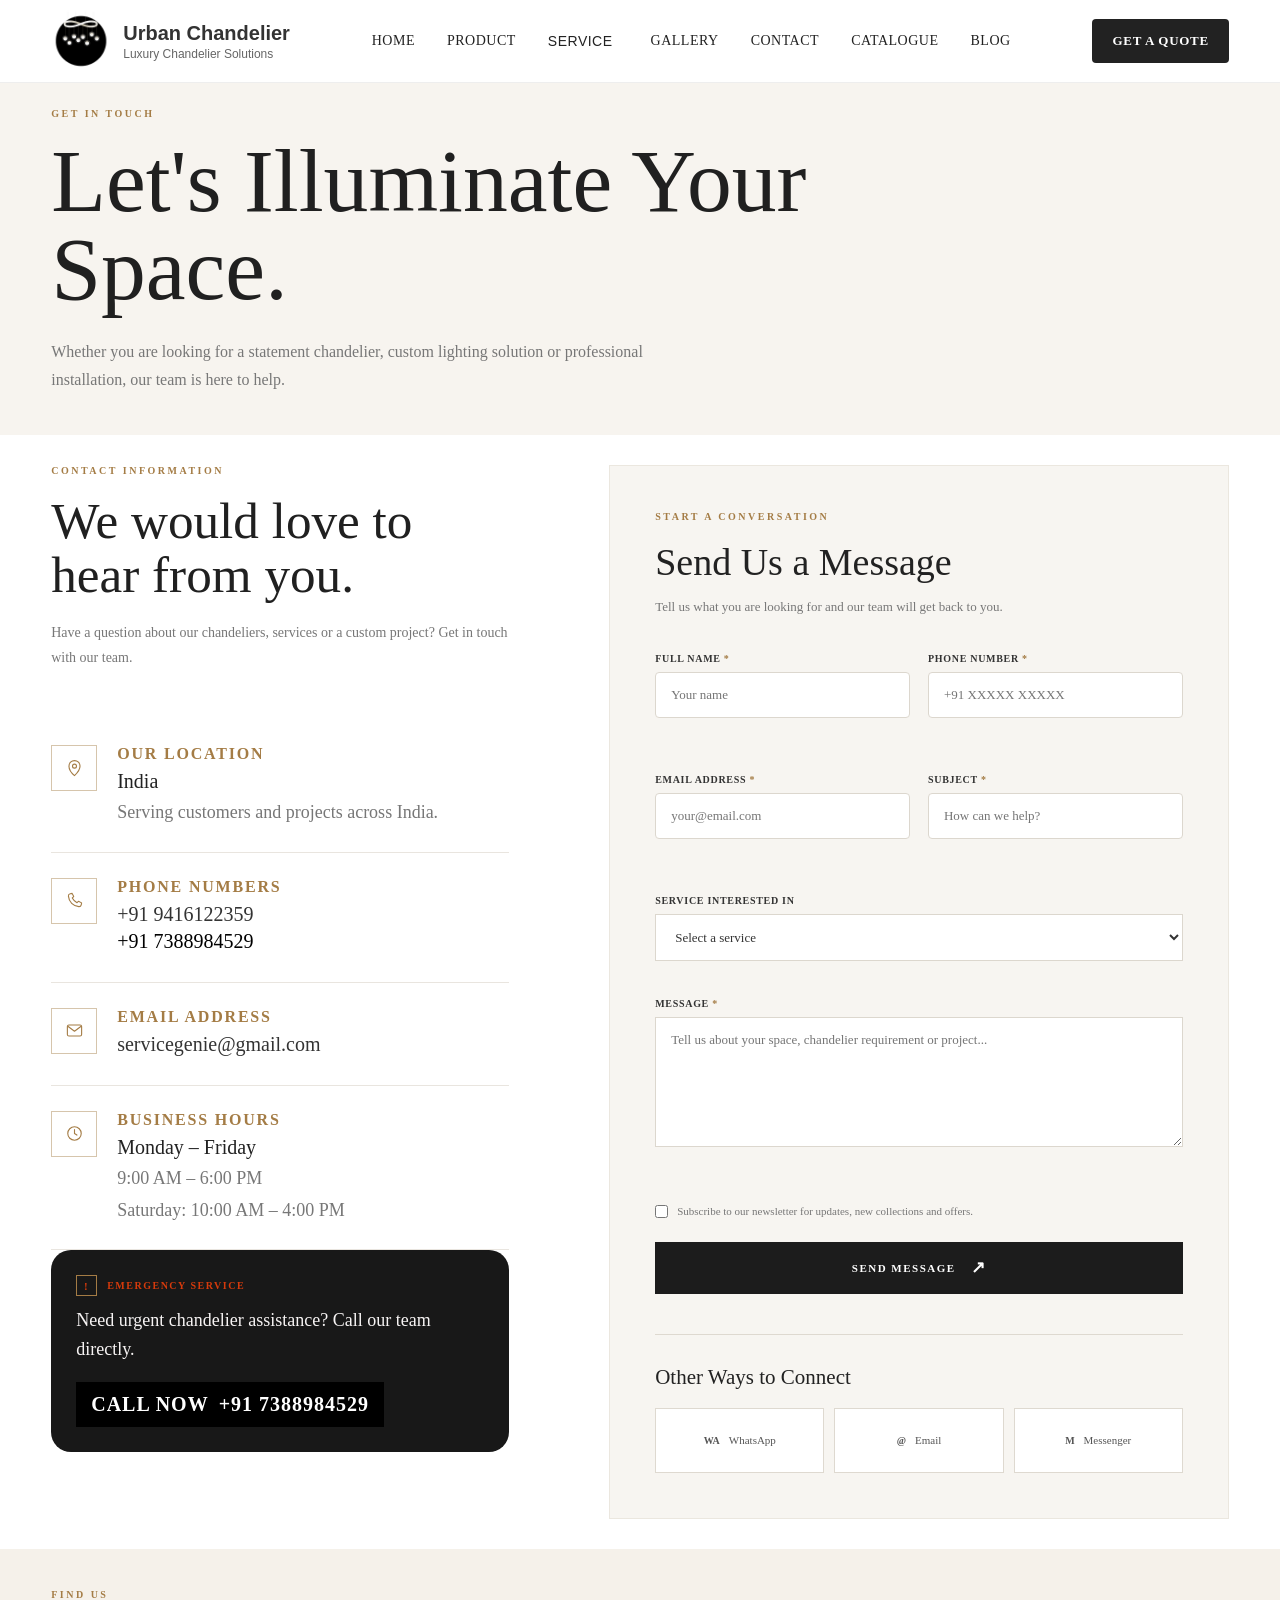
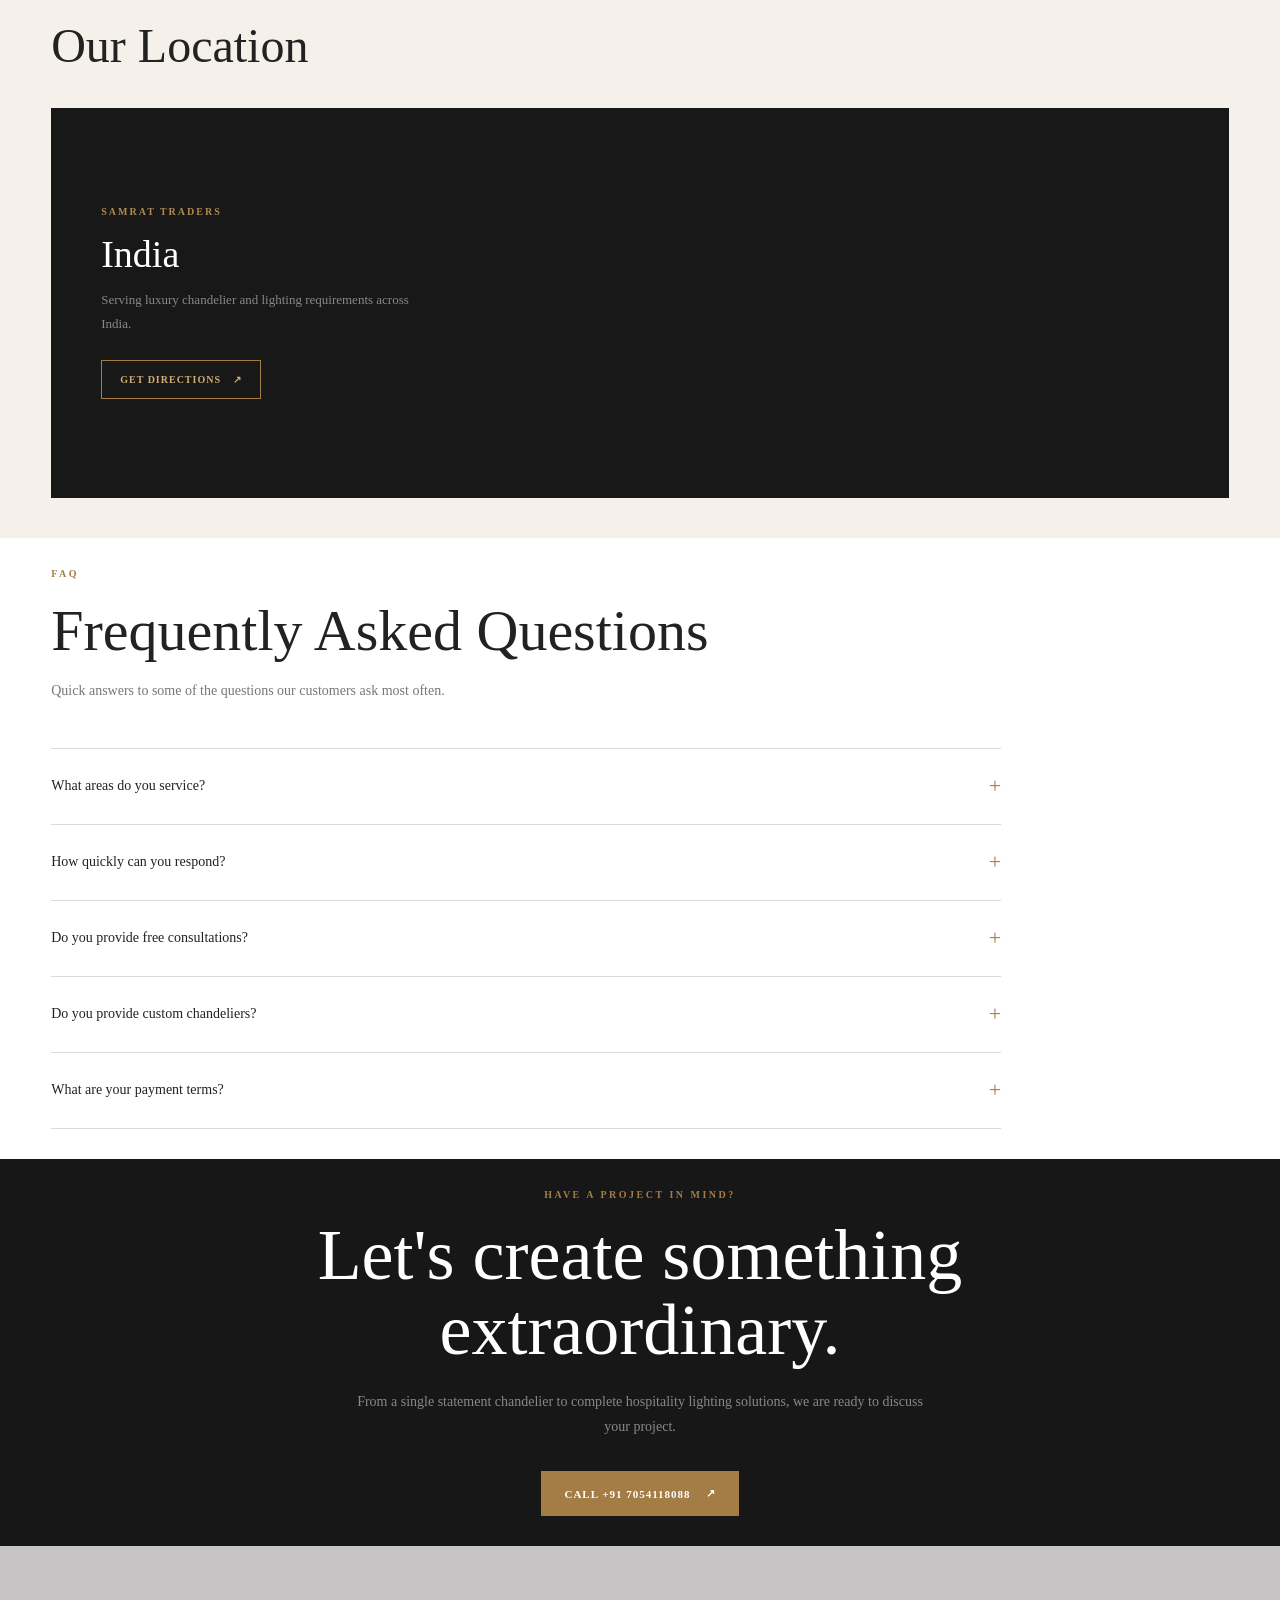
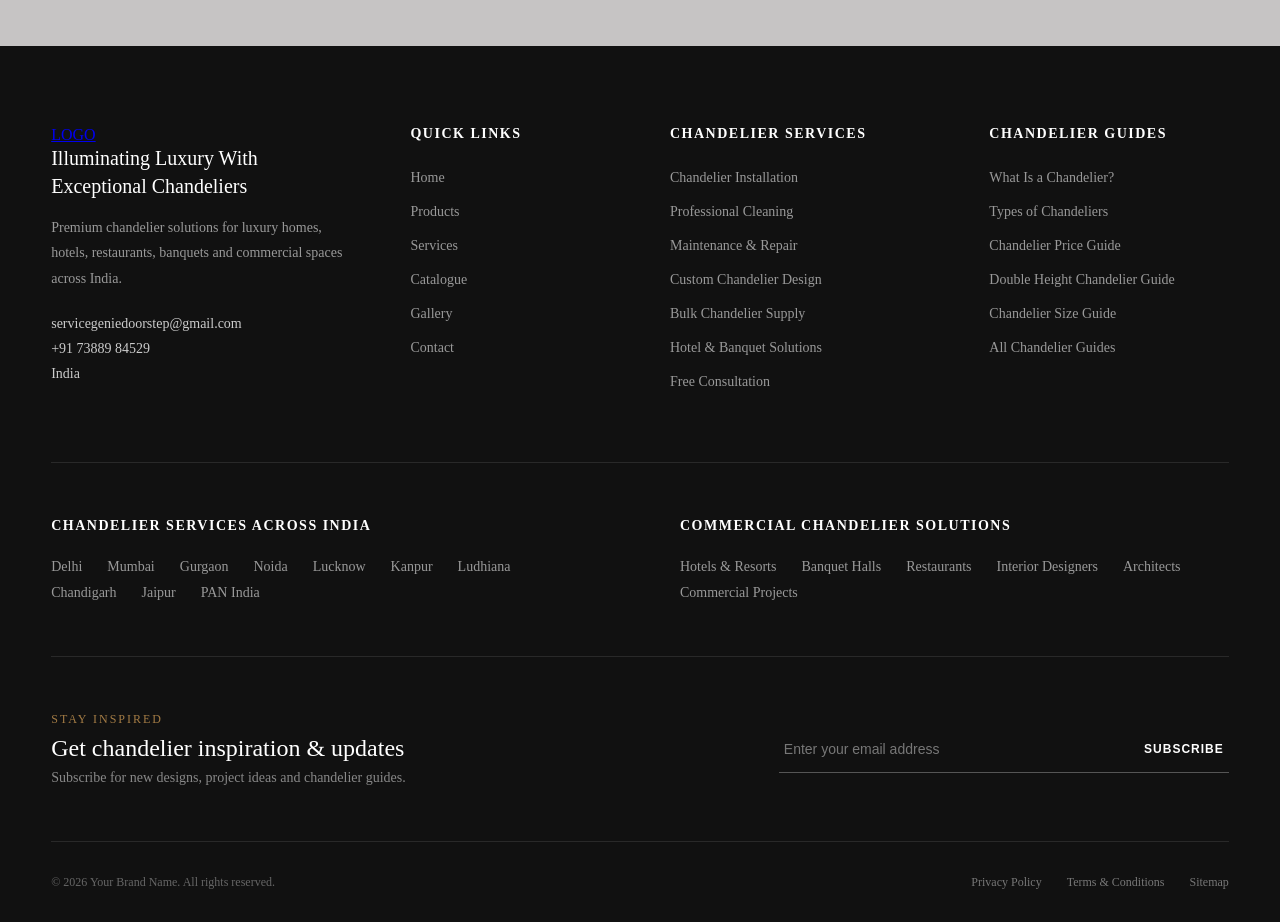
<file: pages/contact.html>
<!DOCTYPE html>
<html lang="en">

<head>

    <meta charset="UTF-8">

    <meta
        name="viewport"
        content="width=device-width, initial-scale=1.0"
    >

    <title>
        Contact  Urban Chandelier | Luxury Chandelier & Lighting Solutions
    </title>

    <meta
        name="description"
        content="Contact Urban Chandelier for luxury chandeliers, custom chandelier design, installation, cleaning, maintenance and bulk chandelier requirements."
    >

    <meta
        name="robots"
        content="index, follow"
    >

    <link
        rel="stylesheet"
        href="../css/style.css"
    >

    <link
        rel="stylesheet"
        href="../css/contact.css"
    >

</head>


<body>


    <!-- =========================================
         HEADER
    ========================================== -->

    <!--
        Your existing header goes here
    -->
<header class="site-header">

    <div class="header-container">

        <!-- LOGO -->
    <!-- <a href="/" class="site-logo" aria-label="Chandelier Home"> 
    <img src="./assets/images/logo/Urban (1).png" alt="Urban Logo" width="80" height="80"> 
 
</a> -->
<a href="/" class="site-logo" aria-label="Chandelier Home"> 
    <!-- Logo Image -->
    <img src="/assets/images/logo/Urban (1).png" alt="Urban Chandelier Logo"> 
    
    <!-- Side Text Container -->
    <div class="logo-text">
        <span class="brand-name">Urban Chandelier</span>
        <span class="tagline">Luxury Chandelier Solutions</span>
    </div>
</a>




        <!-- MOBILE MENU BUTTON -->
        <button class="menu-toggle" id="menuToggle" aria-label="Open navigation menu">
            <span></span>
            <span></span>
            <span></span>
        </button>


        <!-- NAVIGATION -->
        <nav class="main-navigation" id="mainNavigation">

            <ul class="nav-list">

                <li class="nav-item">
                    <a href="/">Home</a>
                </li>


                <!-- PRODUCT -->
                <li class="nav-item">
                    <a href="/products">
                        Product
                    </a>
                </li>


                <!-- SERVICE DROPDOWN -->
                <li class="nav-item has-dropdown">

                    <button class="dropdown-toggle">
                        Service
                        <span class="dropdown-arrow"></span>
                    </button>

                    <div class="dropdown-menu">

                        <a href="/services/installation">
                            <span class="dropdown-title">Installation</span>
                            <span class="dropdown-description">
                                Professional chandelier installation
                            </span>
                        </a>

                        <a href="/services/cleaning">
                            <span class="dropdown-title">Cleaning</span>
                            <span class="dropdown-description">
                                Professional chandelier cleaning
                            </span>
                        </a>

                        <a href="/services/maintenance">
                            <span class="dropdown-title">Maintenance</span>
                            <span class="dropdown-description">
                                Regular chandelier maintenance
                            </span>
                        </a>

                        <a href="/services/luxury-chandelier">
                            <span class="dropdown-title">Buy Luxury Chandelier</span>
                            <span class="dropdown-description">
                                Premium luxury chandelier collection
                            </span>
                        </a>

                        <a href="/services/custom-design">
                            <span class="dropdown-title">Custom Design</span>
                            <span class="dropdown-description">
                                Bespoke chandelier design
                            </span>
                        </a>

                        <a href="/services/bulk-supplier">
                            <span class="dropdown-title">Bulk Chandelier Supplier</span>
                            <span class="dropdown-description">
                                Bulk and commercial supply
                            </span>
                        </a>

                        <a href="/services/hotel-banquet">
                            <span class="dropdown-title">Hotel & Banquet</span>
                            <span class="dropdown-description">
                                Chandeliers for hotels and banquets
                            </span>
                        </a>

                    </div>

                </li>


                <!-- GALLERY -->
                <li class="nav-item">
                    <a href="/pages/gallery.html">
                        Gallery
                    </a>
                </li>


                <!-- CONTACT -->
                <li class="nav-item">
                    <a href="/pages/contact.html">
                        Contact
                    </a>
                </li>


                <!-- CATALOGUE -->
                <li class="nav-item">
                    <a href="/pages/catalogue.html">
                        Catalogue
                    </a>
                </li>


                <!-- BLOG -->
                <li class="nav-item">
                    <a href="/blog">
                        Blog
                    </a>
                </li>

            </ul>

        </nav>


        <!-- HEADER CTA -->
        <a href="/contact" class="header-cta">
            Get a Quote
        </a>

    </div>

</header>

    <main>


        <!-- =========================================
             CONTACT HERO
        ========================================== -->

        <section class="contact-hero">

            <div class="contact-container">

                <div class="contact-hero-content">

                    <span class="contact-eyebrow">
                        GET IN TOUCH
                    </span>

                    <h1>
                        Let's Illuminate
                        Your Space.
                    </h1>

                    <p>
                        Whether you are looking for a statement chandelier,
                        custom lighting solution or professional installation,
                        our team is here to help.
                    </p>

                </div>

            </div>

        </section>



        <!-- =========================================
             CONTACT MAIN
        ========================================== -->

        <section class="contact-main">

            <div class="contact-container">

                <div class="contact-main-grid">


                    <!-- =================================
                         LEFT INFORMATION
                    ================================== -->

                    <div class="contact-information">


                        <div class="contact-section-heading">

                            <span class="contact-eyebrow">
                                CONTACT INFORMATION
                            </span>

                            <h2>
                                We would love to
                                hear from you.
                            </h2>

                            <p>
                                Have a question about our chandeliers,
                                services or a custom project? Get in touch
                                with our team.
                            </p>

                        </div>



                        <!-- LOCATION -->

                        <div class="contact-info-item">

                            <div class="contact-info-icon">
                                <svg viewBox="0 0 24 24">
                                    <path d="M12 21s7-6.2 7-12a7 7 0 1 0-14 0c0 5.8 7 12 7 12Z"/>
                                    <circle cx="12" cy="9" r="2.5"/>
                                </svg>
                            </div>

                            <div>

                                <span class="contact-info-label">
                                    OUR LOCATION
                                </span>

                                <h3>
                                    India
                                </h3>

                                <p>
                                    Serving customers and projects
                                    across India.
                                </p>

                            </div>

                        </div>



                        <!-- PHONE -->

                        <div class="contact-info-item">

                            <div class="contact-info-icon">

                                <svg viewBox="0 0 24 24">
                                    <path d="M6.6 3.5 9 3l2 4-1.8 1.8a14.5 14.5 0 0 0 6 6L17 13l4 2-.5 2.4c-.3 1.4-1.6 2.4-3 2.3C10.2 19 5 13.8 4.3 6.5c-.1-1.4.9-2.7 2.3-3Z"/>
                                </svg>

                            </div>

                            <div>

                                <span class="contact-info-label">
                                    PHONE NUMBERS
                                </span>

                                <a
                                    href="tel:+917054118088"
                                    class="contact-phone"
                                >
                                    +91 9416122359
                                </a>

                                <a
                                    href="tel:+917068250205"
                                    class="contact-phone secondary"
                                >
                                    +91 7388984529
                                </a>

                            </div>

                        </div>



                        <!-- EMAIL -->

                        <div class="contact-info-item">

                            <div class="contact-info-icon">

                                <svg viewBox="0 0 24 24">
                                    <rect
                                        x="3"
                                        y="5"
                                        width="18"
                                        height="14"
                                        rx="2"
                                    />
                                    <path d="m4 7 8 6 8-6"/>
                                </svg>

                            </div>

                            <div>

                                <span class="contact-info-label">
                                    EMAIL ADDRESS
                                </span>

                                <a
                                    href="mailto:samrattraders88@gmail.com"
                                    class="contact-email"
                                >
                                    servicegenie@gmail.com
                                </a>

                            </div>

                        </div>



                        <!-- BUSINESS HOURS -->

                        <div class="contact-info-item">

                            <div class="contact-info-icon">

                                <svg viewBox="0 0 24 24">
                                    <circle cx="12" cy="12" r="8.5"/>
                                    <path d="M12 7v5l3 2"/>
                                </svg>

                            </div>

                            <div>

                                <span class="contact-info-label">
                                    BUSINESS HOURS
                                </span>

                                <h3>
                                    Monday – Friday
                                </h3>

                                <p>
                                    9:00 AM – 6:00 PM
                                </p>

                                <p>
                                    Saturday: 10:00 AM – 4:00 PM
                                </p>

                            </div>

                        </div>



                        <!-- EMERGENCY -->

                        <div class="contact-emergency">

                            <div class="emergency-top">

                                <span class="emergency-icon">
                                    !
                                </span>

                                <span>
                                    EMERGENCY SERVICE
                                </span>

                            </div>

                            <p>
                                Need urgent chandelier assistance?
                                Call our team directly.
                            </p>

                            <a
                                href="tel:+917054118088"
                                class="emergency-button"
                            >
                                Call Now
                                <span>
                                    +91 7388984529
                                </span>
                            </a>

                        </div>


                    </div>



                    <!-- =================================
                         CONTACT FORM
                    ================================== -->

                    <div class="contact-form-wrapper">

                        <div class="form-heading">

                            <span class="contact-eyebrow">
                                START A CONVERSATION
                            </span>

                            <h2>
                                Send Us a Message
                            </h2>

                            <p>
                                Tell us what you are looking for and
                                our team will get back to you.
                            </p>

                        </div>


                        <form
                            id="contactForm"
                            class="contact-form"
                            novalidate
                        >


                            <div class="form-row">


                                <div class="form-group">

                                    <label for="fullName">
                                        Full Name
                                        <span>*</span>
                                    </label>

                                    <input
                                        type="text"
                                        id="fullName"
                                        name="fullName"
                                        placeholder="Your name"
                                        autocomplete="name"
                                        required
                                    >

                                    <small
                                        class="form-error"
                                        data-error="fullName"
                                    ></small>

                                </div>


                                <div class="form-group">

                                    <label for="phone">
                                        Phone Number
                                        <span>*</span>
                                    </label>

                                    <input
                                        type="tel"
                                        id="phone"
                                        name="phone"
                                        placeholder="+91 XXXXX XXXXX"
                                        autocomplete="tel"
                                        required
                                    >

                                    <small
                                        class="form-error"
                                        data-error="phone"
                                    ></small>

                                </div>


                            </div>



                            <div class="form-row">


                                <div class="form-group">

                                    <label for="email">
                                        Email Address
                                        <span>*</span>
                                    </label>

                                    <input
                                        type="email"
                                        id="email"
                                        name="email"
                                        placeholder="your@email.com"
                                        autocomplete="email"
                                        required
                                    >

                                    <small
                                        class="form-error"
                                        data-error="email"
                                    ></small>

                                </div>


                                <div class="form-group">

                                    <label for="subject">
                                        Subject
                                        <span>*</span>
                                    </label>

                                    <input
                                        type="text"
                                        id="subject"
                                        name="subject"
                                        placeholder="How can we help?"
                                        required
                                    >

                                    <small
                                        class="form-error"
                                        data-error="subject"
                                    ></small>

                                </div>


                            </div>



                            <!-- SERVICE -->

                            <div class="form-group">

                                <label for="service">
                                    Service Interested In
                                </label>

                                <select
                                    id="service"
                                    name="service"
                                >

                                    <option value="">
                                        Select a service
                                    </option>

                                    <option value="installation">
                                        Chandelier Installation
                                    </option>

                                    <option value="cleaning">
                                        Chandelier Cleaning
                                    </option>

                                    <option value="repair">
                                        Repair & Restoration
                                    </option>

                                    <option value="maintenance">
                                        Annual Maintenance
                                    </option>

                                    <option value="custom-design">
                                        Custom Chandelier Design
                                    </option>

                                    <option value="bulk">
                                        Bulk Chandelier Supply
                                    </option>

                                    <option value="consultation">
                                        Free Consultation
                                    </option>

                                    <option value="other">
                                        Other
                                    </option>

                                </select>

                            </div>



                            <!-- MESSAGE -->

                            <div class="form-group">

                                <label for="message">
                                    Message
                                    <span>*</span>
                                </label>

                                <textarea
                                    id="message"
                                    name="message"
                                    rows="6"
                                    placeholder="Tell us about your space, chandelier requirement or project..."
                                    required
                                ></textarea>

                                <small
                                    class="form-error"
                                    data-error="message"
                                ></small>

                            </div>



                            <!-- NEWSLETTER -->

                            <label class="newsletter-check">

                                <input
                                    type="checkbox"
                                    name="newsletter"
                                    value="yes"
                                >

                                <span>
                                    Subscribe to our newsletter for
                                    updates, new collections and offers.
                                </span>

                            </label>



                            <!-- SUBMIT -->

                            <button
                                type="submit"
                                class="contact-submit"
                            >

                                <span>
                                    Send Message
                                </span>

                                <span class="submit-arrow">
                                    ↗
                                </span>

                            </button>


                            <div
                                id="formMessage"
                                class="form-message"
                                role="status"
                            ></div>


                        </form>



                        <!-- OTHER CONTACT -->

                        <div class="other-contact">

                            <h3>
                                Other Ways to Connect
                            </h3>

                            <div class="other-contact-grid">


                                <a
                                    href="https://wa.me/917388984529"
                                    target="_blank"
                                    rel="noopener"
                                    class="connect-card"
                                >

                                    <span class="connect-icon">
                                        WA
                                    </span>

                                    <span>
                                        WhatsApp
                                    </span>

                                </a>


                                <a
                                    href="mailto:servicegenie@gmail.com"
                                    class="connect-card"
                                >

                                    <span class="connect-icon">
                                        @
                                    </span>

                                    <span>
                                        Email
                                    </span>

                                </a>


                                <a
                                    href="https://www.facebook.com/profile.php?id=61587156773208"
                                    target="_blank"
                                    rel="noopener"
                                    class="connect-card"
                                >

                                    <span class="connect-icon">
                                        M
                                    </span>

                                    <span>
                                        Messenger
                                    </span>

                                </a>


                            </div>

                        </div>


                    </div>


                </div>

            </div>

        </section>



        <!-- =========================================
             LOCATION
        ========================================== -->

        <section class="location-section">

            <div class="contact-container">

                <div class="location-heading">

                    <span class="contact-eyebrow">
                        FIND US
                    </span>

                    <h2>
                        Our Location
                    </h2>

                </div>


                <div class="location-grid">


                    <div class="location-details">

                        <span class="location-small">
                            SAMRAT TRADERS
                        </span>

                        <h3>
                            India
                        </h3>

                        <p>
                            Serving luxury chandelier and lighting
                            requirements across India.
                        </p>

                        <a
                            href="https://maps.google.com/?q=India"
                            target="_blank"
                            rel="noopener"
                            class="directions-button"
                        >
                            Get Directions
                            <span>↗</span>
                        </a>

                    </div>


                    <div class="map-wrapper">

                        <iframe
                            src="https://www.google.com/maps?q=India&output=embed"
                            title="Samrat Traders location map"
                            loading="lazy"
                            referrerpolicy="no-referrer-when-downgrade"
                        ></iframe>

                    </div>


                </div>

            </div>

        </section>



        <!-- =========================================
             FAQ
        ========================================== -->

        <section class="contact-faq">

            <div class="contact-container">


                <div class="faq-heading">

                    <span class="contact-eyebrow">
                        FAQ
                    </span>

                    <h2>
                        Frequently Asked Questions
                    </h2>

                    <p>
                        Quick answers to some of the questions
                        our customers ask most often.
                    </p>

                </div>



                <div class="faq-list">


                    <!-- FAQ 01 -->

                    <details class="faq-item">

                        <summary>
                            <span>
                                What areas do you service?
                            </span>

                            <span class="faq-plus">
                                +
                            </span>

                        </summary>

                        <div class="faq-answer">

                            <p>
                                We serve customers across India, including
                                residential, commercial, hotel, restaurant
                                and banquet projects. Contact us to confirm
                                availability in your location.
                            </p>

                        </div>

                    </details>



                    <!-- FAQ 02 -->

                    <details class="faq-item">

                        <summary>

                            <span>
                                How quickly can you respond?
                            </span>

                            <span class="faq-plus">
                                +
                            </span>

                        </summary>

                        <div class="faq-answer">

                            <p>
                                Our team typically responds within 24 hours.
                                For urgent chandelier installation,
                                maintenance or repair requirements, please
                                call us directly.
                            </p>

                        </div>

                    </details>



                    <!-- FAQ 03 -->

                    <details class="faq-item">

                        <summary>

                            <span>
                                Do you provide free consultations?
                            </span>

                            <span class="faq-plus">
                                +
                            </span>

                        </summary>

                        <div class="faq-answer">

                            <p>
                                Yes. We offer initial consultations to
                                understand your space, chandelier requirements,
                                preferred style and project needs.
                            </p>

                        </div>

                    </details>



                    <!-- FAQ 04 -->

                    <details class="faq-item">

                        <summary>

                            <span>
                                Do you provide custom chandeliers?
                            </span>

                            <span class="faq-plus">
                                +
                            </span>

                        </summary>

                        <div class="faq-answer">

                            <p>
                                Yes. We can discuss custom chandelier
                                requirements based on your preferred size,
                                design, finish and interior concept.
                            </p>

                        </div>

                    </details>



                    <!-- FAQ 05 -->

                    <details class="faq-item">

                        <summary>

                            <span>
                                What are your payment terms?
                            </span>

                            <span class="faq-plus">
                                +
                            </span>

                        </summary>

                        <div class="faq-answer">

                            <p>
                                Payment terms may vary depending on the
                                product or project. For custom and material
                                orders, an advance payment may be required.
                                Our team will confirm the complete terms
                                before proceeding.
                            </p>

                        </div>

                    </details>


                </div>

            </div>

        </section>



        <!-- =========================================
             FINAL CTA
        ========================================== -->

        <section class="contact-cta">

            <div class="contact-container">

                <span class="contact-eyebrow">
                    HAVE A PROJECT IN MIND?
                </span>

                <h2>
                    Let's create something
                    extraordinary.
                </h2>

                <p>
                    From a single statement chandelier to complete
                    hospitality lighting solutions, we are ready
                    to discuss your project.
                </p>

                <a
                    href="tel:+917054118088"
                    class="cta-call-button"
                >
                    Call +91 7054118088
                    <span>↗</span>
                </a>

            </div>

        </section>


    </main>



    <!-- =========================================
         FOOTER
    ========================================== -->

    <!--
        Your existing footer goes here
    -->
      <footer class="site-footer">

    <div class="footer-container">

        <!-- TOP FOOTER -->
        <div class="footer-top">

            <!-- BRAND -->
            <div class="footer-brand">

                <a href="/" class="footer-logo">
                    LOGO
                </a>

                <p class="footer-tagline">
                    Illuminating Luxury With Exceptional Chandeliers
                </p>

                <p class="footer-description">
                    Premium chandelier solutions for luxury homes, hotels,
                    restaurants, banquets and commercial spaces across India.
                </p>

                <div class="footer-contact">

                    <a href="mailto:servicegeniedoorstep@gmail.com
">
                        servicegeniedoorstep@gmail.com

                    </a>

                    <a href="tel:+917388984529">
                        +91  73889 84529
                    </a>

                    <span>
                        India
                    </span>

                </div>

            </div>


            <!-- QUICK LINKS -->
            <div class="footer-column">

                <h3>Quick Links</h3>

                <ul>
                    <li><a href="/">Home</a></li>
                    <li><a href="/products">Products</a></li>
                    <li><a href="/services">Services</a></li>
                    <li><a href="/catalogue">Catalogue</a></li>
                    <li><a href="/gallery">Gallery</a></li>
                    <li><a href="/contact">Contact</a></li>
                </ul>

            </div>


            <!-- SERVICES -->
            <div class="footer-column">

                <h3>Chandelier Services</h3>

                <ul>
                    <li>
                        <a href="/services/installation">
                            Chandelier Installation
                        </a>
                    </li>

                    <li>
                        <a href="/services/cleaning">
                            Professional Cleaning
                        </a>
                    </li>

                    <li>
                        <a href="/services/maintenance">
                            Maintenance & Repair
                        </a>
                    </li>

                    <li>
                        <a href="/services/custom-design">
                            Custom Chandelier Design
                        </a>
                    </li>

                    <li>
                        <a href="/services/bulk-supplier">
                            Bulk Chandelier Supply
                        </a>
                    </li>

                    <li>
                        <a href="/services/hotel-banquet">
                            Hotel & Banquet Solutions
                        </a>
                    </li>

                    <li>
                        <a href="/contact">
                            Free Consultation
                        </a>
                    </li>
                </ul>

            </div>


            <!-- GUIDES -->
            <div class="footer-column">

                <h3>Chandelier Guides</h3>

                <ul>

                    <li>
                        <a href="/blog/what-is-a-chandelier">
                            What Is a Chandelier?
                        </a>
                    </li>

                    <li>
                        <a href="/blog/types-of-chandeliers">
                            Types of Chandeliers
                        </a>
                    </li>

                    <li>
                        <a href="/blog/chandelier-price-guide">
                            Chandelier Price Guide
                        </a>
                    </li>

                    <li>
                        <a href="/blog/double-height-chandelier-guide">
                            Double Height Chandelier Guide
                        </a>
                    </li>

                    <li>
                        <a href="/blog/chandelier-size-guide">
                            Chandelier Size Guide
                        </a>
                    </li>

                    <li>
                        <a href="/blog">
                            All Chandelier Guides
                        </a>
                    </li>

                </ul>

            </div>

        </div>


        <!-- SECOND FOOTER ROW -->
        <div class="footer-middle">


            <!-- LOCATIONS -->
            <div class="footer-large-column">

                <h3>Chandelier Services Across India</h3>

                <div class="footer-links-grid">

                    <a href="/locations/delhi">
                        Delhi
                    </a>

                    <a href="/locations/mumbai">
                        Mumbai
                    </a>

                    <a href="/locations/gurgaon">
                        Gurgaon
                    </a>

                    <a href="/locations/noida">
                        Noida
                    </a>

                    <a href="/locations/lucknow">
                        Lucknow
                    </a>

                    <a href="/locations/kanpur">
                        Kanpur
                    </a>

                    <a href="/locations/ludhiana">
                        Ludhiana
                    </a>

                    <a href="/locations/chandigarh">
                        Chandigarh
                    </a>

                    <a href="/locations/jaipur">
                        Jaipur
                    </a>

                    <a href="/locations/pan-india">
                        PAN India
                    </a>

                </div>

            </div>


            <!-- COMMERCIAL -->
            <div class="footer-large-column">

                <h3>Commercial Chandelier Solutions</h3>

                <div class="footer-links-grid">

                    <a href="/chandeliers-for-hotels">
                        Hotels & Resorts
                    </a>

                    <a href="/chandeliers-for-banquet-halls">
                        Banquet Halls
                    </a>

                    <a href="/chandeliers-for-restaurants">
                        Restaurants
                    </a>

                    <a href="/chandeliers-for-interior-designers">
                        Interior Designers
                    </a>

                    <a href="/chandeliers-for-architects">
                        Architects
                    </a>

                    <a href="/commercial-chandeliers">
                        Commercial Projects
                    </a>

                </div>

            </div>

        </div>


        <!-- NEWSLETTER -->
        <div class="footer-newsletter">

            <div class="newsletter-content">

                <span class="newsletter-label">
                    Stay Inspired
                </span>

                <h3>
                    Get chandelier inspiration & updates
                </h3>

                <p>
                    Subscribe for new designs, project ideas and chandelier guides.
                </p>

            </div>


            <form class="newsletter-form">

                <label for="newsletter-email" class="sr-only">
                    Email address
                </label>

                <input
                    type="email"
                    id="newsletter-email"
                    name="email"
                    placeholder="Enter your email address"
                    required
                >

                <button type="submit">
                    Subscribe
                </button>

            </form>

        </div>


        <!-- BOTTOM FOOTER -->
        <div class="footer-bottom">

            <p>
                © 2026 Your Brand Name. All rights reserved.
            </p>

            <div class="footer-legal">

                <a href="/privacy-policy">
                    Privacy Policy
                </a>

                <a href="/terms">
                    Terms & Conditions
                </a>

                <a href="/sitemap">
                    Sitemap
                </a>

            </div>

        </div>

    </div>

</footer>

    <script src="../js/contact.js"></script>

</body>

</html>
</file>
<file: css/style.css>
*{
    margin: 0;
    padding: 0;
    box-sizing: border-box;
}
body ,html {
    height: 100%;
    width: 100%;
    background-color: #c6c4c4;
}
 

/* =========================================
   HEADER
========================================= */

.site-header {
    width: 100%;
    position: relative;
    z-index: 1000;
    background: #ffffff;
    border-bottom: 1px solid #eeeeee;
}

.header-container {
    width: min(1400px, 92%);
    margin: 0 auto;

    min-height: 82px;

    display: flex;
    align-items: center;
    justify-content: space-between;

    gap: 30px;
}


/* =========================================
   LOGO
========================================= */

 /* Logo container ko flex banayein taaki sab ek line me aaye */
.site-logo {
    display: flex;
    align-items: center; /* Logo aur text ko vertically center karne ke liye */
    gap: 12px;           /* Logo aur text ke beech ka gap */
    text-decoration: none; /* Link ka underline hatane ke liye */
}

/* Logo Image ki size control karein */
.site-logo img {
    width: 60px;        /* Apne hisab se size kam/jyaada karein */
    height: auto;       /* Ratio kharab nahi hoga */
    display: block;
}

/* Text container ko vertical (upar-neeche) set karein */
.logo-text {
    display: flex;
    flex-direction: column; 
    justify-content: center;
}

/* Main Title: Urban Chandelier */
.brand-name {
    font-family: 'Arial', sans-serif; /* Aap apna pasandida font use kar sakte hain */
    font-size: 20px;
    font-weight: bold;
    color: #333333;     /* Dark color */
    line-height: 1.2;
}

/* Tagline: ronaak apke ghr m */
.tagline {
    font-family: 'Arial', sans-serif;
    font-size: 12px;
    color: #666666;     /* Light grey color */
    margin-top: 2px;    /* Title se thoda gap */
}



/* =========================================
   NAVIGATION
========================================= */

.main-navigation {
    flex: 1;

    display: flex;
    justify-content: center;
}

.nav-list {
    display: flex;
    align-items: center;

    gap: 4px;

    margin: 0;
    padding: 0;

    list-style: none;
}

.nav-item {
    position: relative;
}

.nav-item > a,
.dropdown-toggle {

    display: flex;
    align-items: center;
    gap: 6px;

    padding: 12px 14px;

    border: none;
    background: transparent;

    color: #222;

    text-decoration: none;

    font-size: 14px;
    font-weight: 500;

    letter-spacing: 0.5px;

    text-transform: uppercase;

    cursor: pointer;

    transition: color 0.25s ease;
}

.nav-item > a:hover,
.dropdown-toggle:hover {
    color: #a47c45;
}


/* =========================================
   DROPDOWN ARROW
========================================= */

.dropdown-arrow {
    font-size: 16px;
    line-height: 1;

    transition: transform 0.25s ease;
}


/* =========================================
   SERVICE DROPDOWN
========================================= */

.dropdown-menu {

    position: absolute;

    top: 100%;
    left: 50%;

    transform: translateX(-50%) translateY(10px);

    width: 360px;

    padding: 12px;

    background: #ffffff;

    border: 1px solid #eeeeee;

    box-shadow: 0 20px 50px rgba(0, 0, 0, 0.10);

    border-radius: 8px;

    opacity: 0;
    visibility: hidden;

    pointer-events: none;

    transition:
        opacity 0.25s ease,
        transform 0.25s ease,
        visibility 0.25s ease;
}


/* Small top arrow */

.dropdown-menu::before {

    content: "";

    position: absolute;

    top: -7px;
    left: 50%;

    width: 13px;
    height: 13px;

    background: #ffffff;

    border-left: 1px solid #eeeeee;
    border-top: 1px solid #eeeeee;

    transform: translateX(-50%) rotate(45deg);
}


/* SHOW DROPDOWN */

.has-dropdown:hover .dropdown-menu {

    opacity: 1;
    visibility: visible;

    pointer-events: auto;

    transform: translateX(-50%) translateY(0);
}

.has-dropdown:hover .dropdown-arrow {
    transform: rotate(180deg);
}


/* =========================================
   DROPDOWN ITEMS
========================================= */

.dropdown-menu a {

    display: flex;
    flex-direction: column;

    gap: 4px;

    padding: 14px 15px;

    border-radius: 6px;

    text-decoration: none;

    transition: background 0.2s ease;
}

.dropdown-menu a:hover {
    background: #f7f5f2;
}

.dropdown-title {

    color: #222;

    font-size: 14px;
    font-weight: 600;
}

.dropdown-description {

    color: #777;

    font-size: 12px;
    line-height: 1.4;
}


/* =========================================
   HEADER CTA
========================================= */

.header-cta {

    flex-shrink: 0;

    display: inline-flex;

    align-items: center;
    justify-content: center;

    min-height: 44px;

    padding: 0 20px;

    background: #222;
    color: #ffffff;

    text-decoration: none;

    font-size: 13px;
    font-weight: 600;

    text-transform: uppercase;
    letter-spacing: 0.7px;

    border-radius: 4px;

    transition:
        background 0.25s ease,
        transform 0.25s ease;
}

.header-cta:hover {
    background: #a47c45;
    transform: translateY(-2px);
}


/* =========================================
   MOBILE MENU BUTTON
========================================= */

.menu-toggle {

    display: none;

    width: 44px;
    height: 44px;

    padding: 8px;

    border: none;

    background: transparent;

    cursor: pointer;
}

.menu-toggle span {

    display: block;

    width: 25px;
    height: 2px;

    margin: 5px auto;

    background: #222;
}


/* =========================================
   TABLET
========================================= */

@media (max-width: 1100px) {

    .header-container {
        gap: 15px;
    }

    .nav-item > a,
    .dropdown-toggle {
        padding: 10px 8px;
        font-size: 12px;
    }

    .header-cta {
        padding: 0 14px;
        font-size: 12px;
    }

}


/* =========================================
   MOBILE
========================================= */

@media (max-width: 850px) {

    .header-container {
        min-height: 72px;
    }

    .logo-placeholder {
        width: 145px;
        height: 48px;
    }

    .menu-toggle {
        display: block;
    }

    .header-cta {
        display: none;
    }

    .main-navigation {

        position: absolute;

        top: 100%;
        left: 0;

        width: 100%;

        display: none;

        background: #ffffff;

        border-top: 1px solid #eeeeee;

        box-shadow: 0 20px 30px rgba(0, 0, 0, 0.08);
    }

    .main-navigation.active {
        display: block;
    }

    .nav-list {

        flex-direction: column;

        align-items: stretch;

        gap: 0;

        padding: 10px 0;
    }

    .nav-item > a,
    .dropdown-toggle {

        width: 100%;

        justify-content: space-between;

        padding: 15px 6%;

        text-align: left;
    }


    /* Mobile dropdown */

    .dropdown-menu {

        position: static;

        width: 100%;

        transform: none;

        padding: 0 6%;

        border: none;

        box-shadow: none;

        border-radius: 0;

        opacity: 1;

        visibility: visible;

        pointer-events: auto;

        display: none;
    }

    .has-dropdown.open .dropdown-menu {
        display: block;
    }

    .dropdown-menu::before {
        display: none;
    }

    .dropdown-menu a {
        padding: 12px 15px;
        border-left: 2px solid #eeeeee;
    }

}


/* =========================================
   FOOTER
========================================= */

.site-footer {
    background: #111111;
    color: #ffffff;
    margin-top: 100px;
}

.footer-container {
    width: min(1400px, 92%);
    margin: 0 auto;
}


/* =========================================
   FOOTER TOP
========================================= */

.footer-top {

    display: grid;

    grid-template-columns:
        1.5fr
        1fr
        1.3fr
        1.2fr;

    gap: 60px;

    padding: 80px 0 70px;
}


/* =========================================
   BRAND
========================================= */

 

.footer-logo-img {
  max-width: 100px;  
  height: auto; 
  border-radius: 50px;     
}


.footer-tagline {

    max-width: 320px;

    margin: 0 0 15px;

    font-size: 20px;
    line-height: 1.4;

    font-weight: 500;
}

.footer-description {

    max-width: 340px;

    margin: 0 0 25px;

    color: #999999;

    font-size: 14px;
    line-height: 1.8;
}


/* =========================================
   CONTACT
========================================= */

.footer-contact {

    display: flex;
    flex-direction: column;

    gap: 9px;
}

.footer-contact a,
.footer-contact span {

    color: #cccccc;

    text-decoration: none;

    font-size: 14px;

    transition: color 0.2s ease;
}

.footer-contact a:hover {
    color: #ffffff;
}


/* =========================================
   FOOTER COLUMNS
========================================= */

.footer-column h3,
.footer-large-column h3 {

    margin: 0 0 25px;

    font-size: 14px;

    text-transform: uppercase;

    letter-spacing: 1.5px;

    font-weight: 600;
}

.footer-column ul {

    list-style: none;

    padding: 0;
    margin: 0;

    display: flex;
    flex-direction: column;

    gap: 13px;
}

.footer-column a {

    color: #999999;

    text-decoration: none;

    font-size: 14px;

    line-height: 1.5;

    transition:
        color 0.2s ease,
        padding-left 0.2s ease;
}

.footer-column a:hover {

    color: #ffffff;

    padding-left: 4px;
}


/* =========================================
   MIDDLE SECTION
========================================= */

.footer-middle {

    display: grid;

    grid-template-columns: 1fr 1fr;

    gap: 80px;

    padding: 55px 0;

    border-top: 1px solid #292929;
    border-bottom: 1px solid #292929;
}


/* =========================================
   LOCATION / COMMERCIAL LINKS
========================================= */

.footer-links-grid {

    display: flex;

    flex-wrap: wrap;

    gap: 10px 25px;
}

.footer-links-grid a {

    color: #999999;

    text-decoration: none;

    font-size: 14px;

    transition: color 0.2s ease;
}

.footer-links-grid a:hover {
    color: #ffffff;
}


/* =========================================
   NEWSLETTER
========================================= */

.footer-newsletter {

    display: flex;

    align-items: center;
    justify-content: space-between;

    gap: 50px;

    padding: 55px 0;

    border-bottom: 1px solid #292929;
}

.newsletter-label {

    display: block;

    margin-bottom: 8px;

    color: #a47c45;

    font-size: 12px;

    text-transform: uppercase;

    letter-spacing: 2px;
}

.newsletter-content h3 {

    margin: 0 0 8px;

    font-size: 24px;

    font-weight: 500;
}

.newsletter-content p {

    margin: 0;

    color: #888888;

    font-size: 14px;
}

.newsletter-form {

    display: flex;

    width: min(100%, 450px);

    border-bottom: 1px solid #555555;
}

.newsletter-form input {

    flex: 1;

    min-width: 0;

    padding: 15px 5px;

    border: none;
    outline: none;

    background: transparent;

    color: #ffffff;

    font-size: 14px;
}

.newsletter-form input::placeholder {
    color: #777777;
}

.newsletter-form button {

    border: none;

    background: transparent;

    color: #ffffff;

    cursor: pointer;

    padding: 0 5px;

    text-transform: uppercase;

    font-size: 12px;

    letter-spacing: 1px;

    font-weight: 600;

    transition: color 0.2s ease;
}

.newsletter-form button:hover {
    color: #a47c45;
}


/* =========================================
   FOOTER BOTTOM
========================================= */

.footer-bottom {

    min-height: 80px;

    display: flex;

    align-items: center;

    justify-content: space-between;

    gap: 20px;
}

.footer-bottom p {

    margin: 0;

    color: #666666;

    font-size: 12px;
}

.footer-legal {

    display: flex;

    gap: 25px;
}

.footer-legal a {

    color: #777777;

    text-decoration: none;

    font-size: 12px;

    transition: color 0.2s ease;
}

.footer-legal a:hover {
    color: #ffffff;
}


/* =========================================
   ACCESSIBILITY
========================================= */

.sr-only {

    position: absolute;

    width: 1px;
    height: 1px;

    padding: 0;
    margin: -1px;

    overflow: hidden;

    clip: rect(0, 0, 0, 0);

    white-space: nowrap;

    border: 0;
}


/* =========================================
   GALLERY PAGE
========================================= */

.gallery-container {
    width: min(1380px, 92%);
    margin: 0 auto;
}


/* =========================================
   GALLERY HERO
========================================= */

.gallery-hero {
    padding: 30px 0 20px;
    background: #f7f4ef;
}

.section-eyebrow {
    display: block;

    margin-bottom: 18px;

    color: #a47c45;

    font-size: 18px;
    font-weight: 700;

    text-transform: uppercase;

    letter-spacing: 2.5px;
}

.gallery-hero h1 {

    max-width: 800px;

    margin: 0 0 20px;

    color: #1b1b1b;

    font-family: Georgia, "Times New Roman", serif;

    font-size: clamp(48px, 7vw, 92px);

    line-height: 0.98;

    font-weight: 400;
}

.gallery-hero p {

    max-width: 650px;

    margin: 0;

    color: #777;

    font-size: 16px;

    line-height: 1.8;
}


/* =========================================
   FILTER
========================================= */

.gallery-filter-section {

    background: #f7f4ef;

    padding-bottom: 45px;
}

.gallery-filters {

    display: flex;

    align-items: center;

    gap: 10px;

    flex-wrap: wrap;
}

.gallery-filter {

    padding: 11px 18px;

    border: 1px solid #ded8cf;

    background: transparent;

    color: #666;

    font-family: inherit;

    font-size: 11px;

    text-transform: uppercase;

    letter-spacing: 1px;

    cursor: pointer;

    transition:
        background 0.25s ease,
        color 0.25s ease,
        border-color 0.25s ease;
}

.gallery-filter:hover,
.gallery-filter.active {

    background: #1d1d1d;

    border-color: #1d1d1d;

    color: #ffffff;
}


/* =========================================
   GALLERY GRID
========================================= */

.gallery-section {

    padding: 90px 0 120px;

    background: #ffffff;
}

.gallery-grid {

    display: grid;

    grid-template-columns:
        repeat(12, 1fr);

    grid-auto-rows: 330px;

    gap: 18px;
}


/* =========================================
   GALLERY CARDS
========================================= */

.gallery-card {

    position: relative;

    overflow: hidden;

    grid-column: span 4;
}

.gallery-card.gallery-large {

    grid-column: span 8;

    grid-row: span 2;
}

.gallery-card.gallery-tall {

    grid-row: span 2;
}

.gallery-card.gallery-wide {

    grid-column: span 8;
}


/* =========================================
   IMAGE
========================================= */

.gallery-image {

    position: relative;

    width: 100%;
    height: 100%;

    overflow: hidden;

    background: #eeeeee;
}

.gallery-image img {

    width: 100%;
    height: 100%;

    display: block;

    object-fit: cover;

    transition:
        transform 0.8s cubic-bezier(.2,.65,.3,1),
        filter 0.6s ease;
}


/* =========================================
   DARK OVERLAY
========================================= */

.gallery-image::after {

    content: "";

    position: absolute;

    inset: 0;

    background:
        linear-gradient(
            to top,
            rgba(0, 0, 0, 0.78) 0%,
            rgba(0, 0, 0, 0.20) 50%,
            rgba(0, 0, 0, 0.02) 100%
        );

    opacity: 0.65;

    transition:
        opacity 0.4s ease;
}


/* =========================================
   HOVER IMAGE
========================================= */

.gallery-card:hover .gallery-image img {

    transform: scale(1.05);

    filter: brightness(0.88);
}

.gallery-card:hover .gallery-image::after {

    opacity: 0.9;
}


/* =========================================
   OVERLAY CONTENT
========================================= */

.gallery-overlay {

    position: absolute;

    z-index: 2;

    left: 0;
    right: 0;
    bottom: 0;

    padding: 30px;

    color: #ffffff;

    transform: translateY(12px);

    transition:
        transform 0.4s ease;
}

.gallery-card:hover .gallery-overlay {

    transform: translateY(0);
}


.project-category {

    display: inline-block;

    margin-bottom: 10px;

    color: #d3ad70;

    font-size: 9px;

    font-weight: 700;

    letter-spacing: 2px;

    text-transform: uppercase;
}

.gallery-overlay h2 {

    margin: 0 0 10px;

    color: #ffffff;

    font-family: Georgia, "Times New Roman", serif;

    font-size: 25px;

    line-height: 1.2;

    font-weight: 400;
}

.gallery-overlay p {

    max-width: 480px;

    margin: 0 0 14px;

    color: rgba(255,255,255,0.78);

    font-size: 12px;

    line-height: 1.6;
}

.project-location {

    color: rgba(255,255,255,0.65);

    font-size: 10px;

    text-transform: uppercase;

    letter-spacing: 1.5px;
}


/* =========================================
   GALLERY STORY
========================================= */

.gallery-story {

    padding: 50px 0;

    background: #f5f1ea;
}

.gallery-story-grid {

    display: grid;

    grid-template-columns: 1fr 1fr;

    gap: 100px;
}

.gallery-story h2 {

    max-width: 550px;

    margin: 0;

    color: #222;

    font-family: Georgia, "Times New Roman", serif;

    font-size: clamp(40px, 5vw, 64px);

    line-height: 1.05;

    font-weight: 400;
}

.gallery-story-grid p {

    max-width: 600px;

    margin: 0 0 20px;

    color: #666;

    font-size: 15px;

    line-height: 1.9;
}


/* =========================================
   CTA
========================================= */

.gallery-cta {

    padding: 120px 0;

    text-align: center;

    background: #171717;

    color: #ffffff;
}

.gallery-cta .section-eyebrow {

    color: #b08a4f;
}

.gallery-cta h2 {

    max-width: 800px;

    margin: 0 auto 20px;

    font-family: Georgia, "Times New Roman", serif;

    font-size: clamp(42px, 6vw, 72px);

    line-height: 1.05;

    font-weight: 400;
}

.gallery-cta p {

    max-width: 580px;

    margin: 0 auto 35px;

    color: #888;

    font-size: 14px;

    line-height: 1.8;
}

.gallery-cta-button {

    display: inline-flex;

    align-items: center;

    gap: 15px;

    padding: 16px 24px;

    background: #b08a4f;

    color: #ffffff;

    text-decoration: none;

    font-size: 11px;

    font-weight: 700;

    text-transform: uppercase;

    letter-spacing: 1px;

    transition:
        background 0.25s ease,
        transform 0.25s ease;
}

.gallery-cta-button:hover {

    background: #c09a61;

    transform: translateY(-3px);
}

.gallery-cta-button span {

    font-size: 16px;
}


/* =========================================
   SIMPLE GALLERY GRID
========================================= */

.simple-gallery-section {

    padding: 110px 0 120px;

    background: #f7f4ef;
}


/* =========================================
   HEADING
========================================= */

.simple-gallery-heading {

    max-width: 650px;

    margin-bottom: 55px;
}


.simple-gallery-heading h2 {

    margin: 0 0 15px;

    color: #222222;

    font-family: Georgia, "Times New Roman", serif;

    font-size: clamp(38px, 5vw, 58px);

    line-height: 1.05;

    font-weight: 400;
}


.simple-gallery-heading p {

    max-width: 550px;

    margin: 0;

    color: #777777;

    font-size: 14px;

    line-height: 1.8;
}


/* =========================================
   GRID
========================================= */

.simple-gallery-grid {

    display: grid;

    grid-template-columns: repeat(3, 1fr);

    gap: 18px;
}


/* =========================================
   SQUARE IMAGE BOX
========================================= */

.simple-gallery-item {

    position: relative;

    aspect-ratio: 1 / 1;

    overflow: hidden;

    background: #e8e4dd;
}


/* =========================================
   IMAGE
========================================= */

.simple-gallery-item img {

    width: 100%;

    height: 100%;

    display: block;

    object-fit: cover;

    transition:
        transform 0.7s cubic-bezier(.2,.65,.3,1);
}


/* =========================================
   HOVER
========================================= */

.simple-gallery-item::after {

    content: "";

    position: absolute;

    inset: 0;

    background: rgba(0, 0, 0, 0.05);

    opacity: 0;

    transition: opacity 0.35s ease;

    pointer-events: none;
}


.simple-gallery-item:hover img {

    transform: scale(1.06);
}


.simple-gallery-item:hover::after {

    opacity: 1;
}


/* =========================================
   TABLET
========================================= */

@media (max-width: 800px) {

    .simple-gallery-section {

        padding: 80px 0 90px;
    }


    .simple-gallery-grid {

        grid-template-columns: repeat(2, 1fr);

        gap: 12px;
    }

}


/* =========================================
   MOBILE
========================================= */

@media (max-width: 520px) {

    .simple-gallery-section {

        padding: 65px 0 75px;
    }


    .simple-gallery-heading {

        margin-bottom: 35px;
    }


    .simple-gallery-heading h2 {

        font-size: 38px;
    }


    .simple-gallery-grid {

        grid-template-columns: 1fr 1fr;

        gap: 8px;
    }

}

 
        /* ---  pop up page k liye POPUP MODAL STYLING --- */
        .popup-overlay {
            position: fixed;
            top: 0;
            left: 0;
            width: 100%;
            height: 100%;
            background-color: rgba(0, 0, 0, 0.6); /* Piche ka screen dark/blur karne ke liye */
            display: flex;
            justify-content: center;
            align-items: center;
            z-index: 10000;
            opacity: 0;
            visibility: hidden;
            transition: opacity 0.3s ease, visibility 0.3s ease;
        }

        /* Jab popup active hoga toh ye class JS se add hogi */
        .popup-overlay.active {
            opacity: 1;
            visibility: visible;
        }

        .popup-box {
            background: #ffffff;
            width: 90%;
            max-width: 450px;
            padding: 35px 30px;
            border-radius: 8px;
            box-shadow: 0 10px 25px rgba(0, 0, 0, 0.3);
            position: relative;
            font-family: Arial, sans-serif;
            transform: translateY(-20px);
            transition: transform 0.3s ease;
        }

        .popup-overlay.active .popup-box {
            transform: translateY(0);
        }

        /* Close Button ('X') */
        .popup-close {
            position: absolute;
            top: 15px;
            right: 20px;
            font-size: 20px;
            font-weight: bold;
            color: #333;
            cursor: pointer;
            background: none;
            border: none;
        }

        .popup-close:hover {
            color: #d9534f;
        }

        /* Form Headings */
        .popup-box h2 {
            margin-top: 0;
            margin-bottom: 10px;
            font-size: 24px;
            color: #111;
            font-family: serif; /* Jaisa aapke image me classic look hai */
        }

        .popup-box p {
            color: #666;
            font-size: 14px;
            margin-bottom: 25px;
            line-height: 1.5;
        }

        /* Form Fields */
        .form-group {
            margin-bottom: 15px;
        }

        .form-group input {
            width: 100%;
            padding: 12px 15px;
            border: 1px solid #ccc;
            border-radius: 4px;
            font-size: 14px;
            box-sizing: border-box;
            outline: none;
            transition: border-color 0.2s;
        }

        .form-group input:focus {
            border-color: #d4af37; /* Gold theme touch */
        }

        /* Submit Button */
        .submit-btn {
            width: 100%;
            padding: 12px;
            background-color: #d4af37; /* Gold color matching your luxury theme */
            color: #ffffff;
            border: none;
            border-radius: 4px;
            font-size: 15px;
            font-weight: bold;
            letter-spacing: 1px;
            cursor: pointer;
            transition: background-color 0.2s;
            margin-top: 10px;
        }

        .submit-btn:hover {
            background-color: #b5952f;
        }
    

        /* new Floating page */
 /* style="height: 2000px; background: #f4f4f4; margin: 0;" */
   /* Common Button Base Style */
        .fab-btn {
            display: flex;
            align-items: center;
            justify-content: center;
            text-decoration: none;
            box-shadow: 0 4px 12px rgba(0, 0, 0, 0.3);
            transition: transform 0.3s ease, box-shadow 0.3s ease;
        }

        .fab-btn:hover {
            transform: scale(1.1);
            box-shadow: 0 6px 16px rgba(0, 0, 0, 0.4);
        }

        /* 1. LEFT SIDE WIDGET (Call Button) - Fixed at bottom-left */
        .left-widget {
            position: fixed;
            bottom: 20px;
            left: 20px;
            z-index: 9999;
        }

        .fab-btn.call {
            width: 55px;
            height: 55px;
            background-color: #007bff;
            color: #ffffff;
            border-radius: 50%;
            font-size: 22px;
        }

        /* 2. RIGHT SIDE WIDGET (WhatsApp Button) - Fixed at bottom-right */
        .right-widget {
            position: fixed;
            bottom: 20px;
            right: 20px;
            z-index: 9999;
        }

        .fab-btn.whatsapp {
            width: 55px;
            height: 55px;
            background-color: #25D366;
            color: #ffffff;
            border-radius: 50%;
            font-size: 28px;
        }

        /* 3. SIDE-MIDDLE CATALOG TAB - Vertically centered on the right */
        .side-middle-widget {
            position: fixed;
            top: 50%; /* Screen ke top se 50% niche */
            right: 0; /* Screen ke right edge se touch */
            transform: translateY(-50%); /* Apni height ka aadha upar shift hoga taaki perfectly center ho jaye */
            z-index: 9998; /* WhatsApp se thoda niche rakha hai z-index */
        }

        .fab-btn.catalog-side {
            background-color: #1a1a1a;
            color: #ffffff;
            padding: 14px 8px;
            border-radius: 6px 0 0 6px; /* Left corners round */
            font-family: Arial, sans-serif;
            font-size: 11px;
            font-weight: bold;
            letter-spacing: 1.5px;
            writing-mode: vertical-rl; /* Vertical text */
            text-orientation: mixed;
            text-transform: uppercase;
        }

        .fab-btn.catalog-side:hover {
            background-color: #333333;
            transform: translateY(-50%) translateX(-3px); /* Hover par thoda bahar slide hoga */
        }
</file>
<file: css/contact.css>
/* =========================================
   CONTACT PAGE
========================================= */

.contact-container {
    width: min(1380px, 92%);
    margin: 0 auto;
}


/* =========================================
   HERO
========================================= */

.contact-hero {
    padding: 25px 0 40px;
    background: #f7f4ef;
}

.contact-hero-content {
    max-width: 850px;
}

.contact-eyebrow {
    display: block;

    margin-bottom: 18px;

    color: #a47c45;

    font-size: 10px;
    font-weight: 700;

    letter-spacing: 2.5px;

    text-transform: uppercase;
}

.contact-hero h1 {
    max-width: 850px;

    margin: 0 0 25px;

    color: #202020;

    font-family: Georgia, "Times New Roman", serif;

    font-size: clamp(52px, 7vw, 92px);

    line-height: .98;

    font-weight: 400;
}

.contact-hero p {
    max-width: 620px;

    margin: 0;

    color: #777;

    font-size: 16px;

    line-height: 1.8;
}

 

/* =========================================
   MAIN CONTACT
========================================= */

.contact-main {
    padding: 30px 0;

    background: #fff;
}

.contact-main-grid {
    display: grid;

    grid-template-columns: .85fr 1.15fr;

    gap: 100px;

    align-items: start;
}


/* =========================================
   INFORMATION
========================================= */

.contact-section-heading {
    margin-bottom: 50px;
}

.contact-section-heading h2 {
    max-width: 500px;

    margin: 0 0 18px;

    color: #202020;

    font-family: Georgia, "Times New Roman", serif;

    font-size: clamp(38px, 4vw, 56px);

    line-height: 1.05;

    font-weight: 400;
}

.contact-section-heading p {
    max-width: 500px;

    margin: 0;

    color: #777;

    font-size: 14px;

    line-height: 1.8;
}


/* =========================================
   INFO ITEM
========================================= */

.contact-info-item {
    display: flex;

    gap: 20px;

    padding: 25px 0;

    border-bottom: 1px solid #e9e5df;
}

.contact-info-icon {
    flex-shrink: 0;

    width: 46px;
    height: 46px;

    display: flex;

    align-items: center;
    justify-content: center;

    border: 1px solid #d6c5ac;

    color: #a47c45;
}

.contact-info-icon svg {
    width: 19px;
    height: 19px;

    fill: none;

    stroke: currentColor;

    stroke-width: 1.4;

    stroke-linecap: round;

    stroke-linejoin: round;
}

.contact-info-label {
    display: block;

    margin-bottom: 7px;

    color: #a47c45;

    font-size: 16px;

    font-weight: 700;

    letter-spacing: 1.8px;

    text-transform: uppercase;
}

.contact-info-item h3 {
    margin: 0 0 5px;

    color: #222;

    font-size: 20px;

    font-weight: 500;
}

.contact-info-item p {
    margin: 3px 0 0;

    color: #777;

    font-size: 18px;

    line-height: 1.6;
}

.contact-phone,
.contact-email {
    display: block;

    width: fit-content;

    margin-bottom: 4px;

    color: #333;

    text-decoration: none;

    font-size: 20px;

    transition: color .25s ease;
}

.contact-phone:hover,
.contact-email:hover {
    color: #a47c45;
}

.contact-phone.secondary {
    color: #000000;

    font-size: 20px;
}


/* =========================================
   EMERGENCY
========================================= */

.contact-emergency {
 
    padding: 25px;

    background: #181818;

    color: #fff;
    border-radius: 20px;
}

.emergency-top {
    display: flex;

    align-items: center;

    gap: 10px;

    margin-bottom: 10px;

    color: #ed3f0ae4;

    font-size: 10px;

    font-weight: 700;

    letter-spacing: 1.5px;
}

.emergency-icon {
    width: 21px;
    height: 21px;

    display: flex;

    align-items: center;
    justify-content: center;

    border: 1px solid #a47c45;

    font-size: 11px;
}

.contact-emergency p {
    margin: 0 0 18px;

    color: #f7f4f4;

    font-size: 18px;

    line-height: 1.6;
}

.emergency-button {
    display: inline-flex;

    align-items: center;

    gap: 10px;

    padding: 11px 15px;

    background: #000000;

    color: #fff;

    text-decoration: none;

    font-size: 20px;

    font-weight: 700;

    text-transform: uppercase;

    letter-spacing: 1px;

    transition: background .25s ease;
}

.emergency-button:hover {
    background: #bd965b;
}

.emergency-button span {
    color: #ffffff;
}


/* =========================================
   FORM WRAPPER
========================================= */

.contact-form-wrapper {
    padding: 45px;

    background: #f7f5f1;

    border: 1px solid #ebe7df;
}

.form-heading {
    margin-bottom: 35px;
}

.form-heading h2 {
    margin: 0 0 12px;

    color: #222;

    font-family: Georgia, "Times New Roman", serif;

    font-size: 38px;

    font-weight: 400;
}

.form-heading p {
    margin: 0;

    color: #777;

    font-size: 13px;

    line-height: 1.7;
}


/* =========================================
   FORM
========================================= */

.contact-form {
    display: flex;

    flex-direction: column;

    gap: 22px;
}

.form-row {
    display: grid;

    grid-template-columns: 1fr 1fr;

    gap: 18px;
}

.form-group {
    display: flex;

    flex-direction: column;
}

.form-group label {
    margin-bottom: 8px;

    color: #333;

    font-size: 10px;

    font-weight: 700;

    letter-spacing: .7px;

    text-transform: uppercase;
}

.form-group label span {
    color: #a47c45;
}

.form-group input,
.form-group select,
.form-group textarea {
    width: 100%;

    box-sizing: border-box;

    padding: 14px 15px;

    border: 1px solid #dcd7ce;

    outline: none;

    background: #fff;

    color: #333;

    font-family: inherit;

    font-size: 13px;

    transition:
        border-color .25s ease,
        box-shadow .25s ease;
}

.form-group input:focus,
.form-group select:focus,
.form-group textarea:focus {
    border-color: #a47c45;

    box-shadow: 0 0 0 2px rgba(164,124,69,.08);
}

.form-group textarea {
    resize: vertical;

    min-height: 130px;
}

.form-group select {
    cursor: pointer;
}

.form-error {
    min-height: 14px;

    margin-top: 5px;

    color: #a33;

    font-size: 10px;
}


/* =========================================
   NEWSLETTER
========================================= */

.newsletter-check {
    display: flex;

    align-items: flex-start;

    gap: 9px;

    color: #777;

    font-size: 11px;

    line-height: 1.5;

    cursor: pointer;
}

.newsletter-check input {
    margin-top: 2px;

    accent-color: #a47c45;
}


/* =========================================
   SUBMIT
========================================= */

.contact-submit {
    width: 100%;

    min-height: 52px;

    display: flex;

    align-items: center;

    justify-content: center;

    gap: 15px;

    border: none;

    background: #1c1c1c;

    color: #fff;

    cursor: pointer;

    font-family: inherit;

    font-size: 11px;

    font-weight: 700;

    text-transform: uppercase;

    letter-spacing: 1.5px;

    transition:
        background .25s ease,
        transform .25s ease;
}

.contact-submit:hover {
    background: #a47c45;

    transform: translateY(-2px);
}

.submit-arrow {
    font-size: 17px;
}

.form-message {
    display: none;

    padding: 12px;

    font-size: 12px;

    text-align: center;
}

.form-message.success {
    display: block;

    background: #e9f4e9;

    color: #356335;
}

.form-message.error {
    display: block;

    background: #f8e8e8;

    color: #883838;
}


/* =========================================
   OTHER CONTACT
========================================= */

.other-contact {
    margin-top: 40px;

    padding-top: 30px;

    border-top: 1px solid #ded9d0;
}

.other-contact h3 {
    margin: 0 0 18px;

    color: #222;

    font-family: Georgia, "Times New Roman", serif;

    font-size: 21px;

    font-weight: 400;
}

.other-contact-grid {
    display: grid;

    grid-template-columns: repeat(3, 1fr);

    gap: 10px;
}

.connect-card {
    min-height: 65px;

    display: flex;

    align-items: center;
    justify-content: center;

    gap: 9px;

    border: 1px solid #ded9d0;

    background: #fff;

    color: #555;

    text-decoration: none;

    font-size: 11px;

    transition:
        border-color .25s ease,
        color .25s ease;
}

.connect-card:hover {
    border-color: #a47c45;

    color: #a47c45;
}

.connect-icon {
    font-size: 10px;

    font-weight: 700;
}


/* =========================================
   LOCATION
========================================= */

.location-section {
    padding: 40px 0;

    background: #f5f1ea;
}

.location-heading {
    margin-bottom: 35px;
}

.location-heading h2 {
    margin: 0;

    color: #222;

    font-family: Georgia, "Times New Roman", serif;

    font-size: 48px;

    font-weight: 400;
}

.location-grid {
    display: grid;

    grid-template-columns: .75fr 1.25fr;

    min-height: 390px;

    background: #181818;
}

.location-details {
    display: flex;

    flex-direction: column;

    justify-content: center;

    padding: 50px;
}

.location-small {
    margin-bottom: 15px;

    color: #b08a4f;

    font-size: 10px;

    font-weight: 700;

    letter-spacing: 2px;
}

.location-details h3 {
    margin: 0 0 12px;

    color: #fff;

    font-family: Georgia, "Times New Roman", serif;

    font-size: 38px;

    font-weight: 400;
}

.location-details p {
    max-width: 330px;

    margin: 0 0 25px;

    color: #888;

    font-size: 13px;

    line-height: 1.8;
}

.directions-button {
    width: fit-content;

    display: inline-flex;

    align-items: center;

    gap: 12px;

    padding: 13px 18px;

    border: 1px solid #a47c45;

    color: #d2ad71;

    text-decoration: none;

    font-size: 10px;

    font-weight: 700;

    text-transform: uppercase;

    letter-spacing: 1px;

    transition:
        background .25s ease,
        color .25s ease;
}

.directions-button:hover {
    background: #a47c45;

    color: #fff;
}

.map-wrapper {
    min-height: 390px;
}

.map-wrapper iframe {
    width: 100%;

    height: 100%;

    display: block;

    border: 0;

    filter: grayscale(100%);
}


/* =========================================
   FAQ
========================================= */

.contact-faq {
    padding: 30px 0;

    background: #fff;
}

.faq-heading {
    max-width: 700px;

    margin-bottom: 45px;
}

.faq-heading h2 {
    margin: 0 0 15px;

    color: #222;

    font-family: Georgia, "Times New Roman", serif;

    font-size: clamp(40px, 5vw, 58px);

    font-weight: 400;
}

.faq-heading p {
    margin: 0;

    color: #777;

    font-size: 14px;

    line-height: 1.7;
}

.faq-list {
    max-width: 950px;
}

.faq-item {
    border-top: 1px solid #dedbd5;
}

.faq-item:last-child {
    border-bottom: 1px solid #dedbd5;
}

.faq-item summary {
    min-height: 75px;

    display: flex;

    align-items: center;

    justify-content: space-between;

    gap: 20px;

    color: #222;

    cursor: pointer;

    font-size: 14px;

    font-weight: 500;

    list-style: none;
}

.faq-item summary::-webkit-details-marker {
    display: none;
}

.faq-plus {
    color: #a47c45;

    font-size: 22px;

    font-weight: 300;

    transition: transform .25s ease;
}

.faq-item[open] .faq-plus {
    transform: rotate(45deg);
}

.faq-answer {
    padding: 0 45px 25px 0;
}

.faq-answer p {
    max-width: 800px;

    margin: 0;

    color: #777;

    font-size: 13px;

    line-height: 1.8;
}


/* =========================================
   CTA
========================================= */

.contact-cta {
    padding: 30px 0;

    text-align: center;

    background: #171717;

    color: #fff;
}

.contact-cta h2 {
    max-width: 850px;

    margin: 0 auto 20px;

    font-family: Georgia, "Times New Roman", serif;

    font-size: clamp(42px, 6vw, 72px);

    line-height: 1.05;

    font-weight: 400;
}

.contact-cta p {
    max-width: 580px;

    margin: 0 auto 32px;

    color: #888;

    font-size: 14px;

    line-height: 1.8;
}

.cta-call-button {
    display: inline-flex;

    align-items: center;

    gap: 15px;

    padding: 16px 23px;

    background: #a47c45;

    color: #fff;

    text-decoration: none;

    font-size: 11px;

    font-weight: 700;

    text-transform: uppercase;

    letter-spacing: 1px;

    transition:
        background .25s ease,
        transform .25s ease;
}

.cta-call-button:hover {
    background: #bf995f;

    transform: translateY(-3px);
}


/* =========================================
   RESPONSIVE
========================================= */

@media (max-width: 1000px) {

    .contact-main-grid {
        grid-template-columns: 1fr;

        gap: 70px;
    }

    .location-grid {
        grid-template-columns: 1fr;
    }

    .map-wrapper {
        min-height: 350px;
    }

}


@media (max-width: 700px) {

    .contact-container {
        width: 90%;
    }

    .contact-hero {
        padding: 80px 0 65px;
    }

    .contact-hero h1 {
        font-size: 50px;
    }

    .contact-main {
        padding: 70px 0;
    }

    .contact-main-grid {
        gap: 55px;
    }

    .contact-form-wrapper {
        padding: 25px 20px;
    }

    .form-row {
        grid-template-columns: 1fr;

        gap: 0;
    }

    .other-contact-grid {
        grid-template-columns: 1fr;
    }

    .location-section {
        padding: 70px 0;
    }

    .location-grid {
        min-height: auto;
    }

    .location-details {
        padding: 40px 25px;
    }

    .map-wrapper {
        height: 320px;

        min-height: 320px;
    }

    .contact-faq {
        padding: 70px 0;
    }

    .faq-item summary {
        min-height: 70px;

        font-size: 13px;
    }

    .contact-cta {
        padding: 80px 0;
    }

}


@media (max-width: 450px) {

    .contact-hero h1 {
        font-size: 43px;
    }

    .contact-form-wrapper {
        padding: 22px 16px;
    }

    .form-heading h2 {
        font-size: 32px;
    }

    .location-heading h2 {
        font-size: 40px;
    }

    .location-details h3 {
        font-size: 32px;
    }

}
</file>
